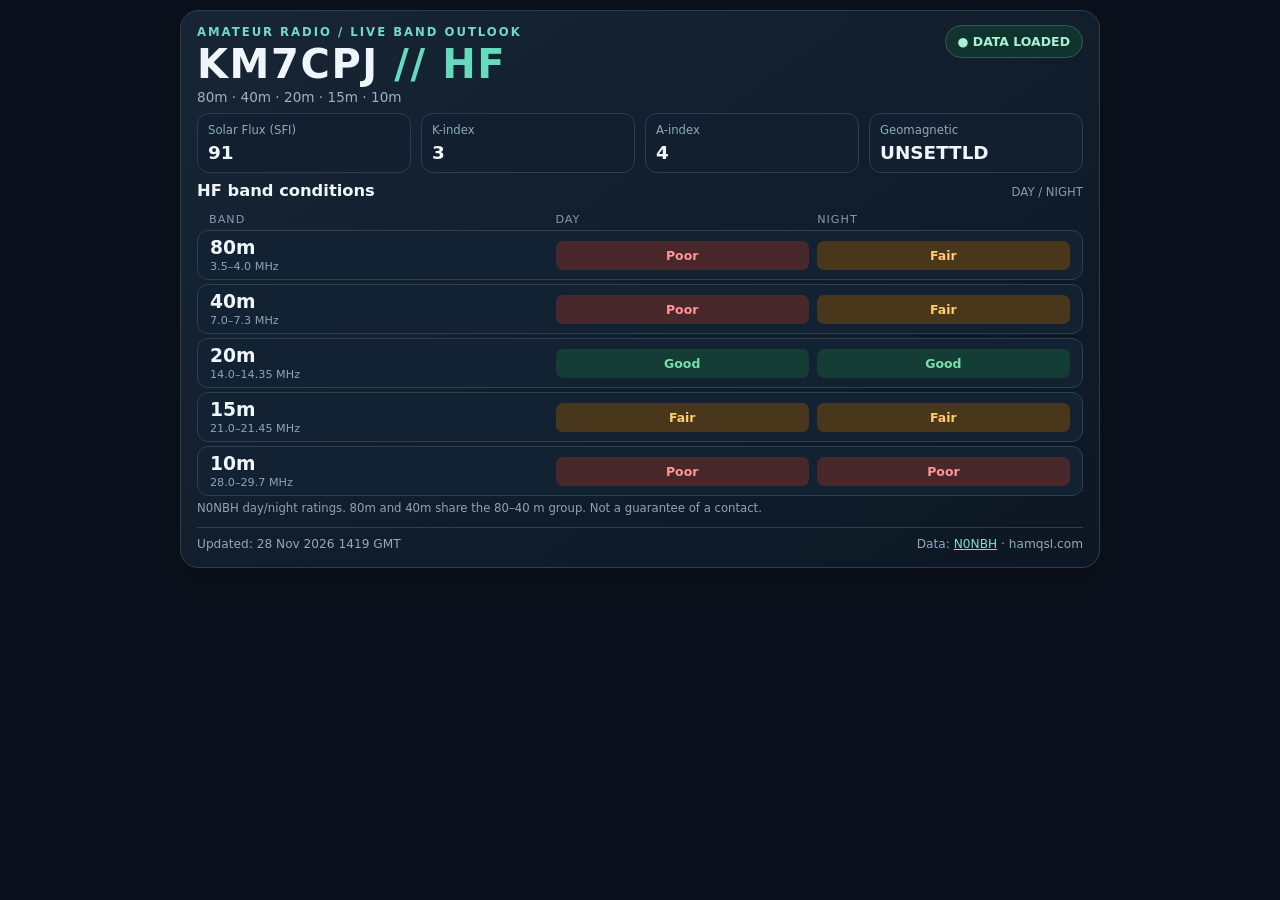
<file: index.html>
<!doctype html>
<html lang="en">
<head>
<meta charset="utf-8">
<meta name="viewport" content="width=device-width, initial-scale=1">
<title>KM7CPJ | HF Propagation</title>
<style>
:root { color-scheme: dark; font-family: system-ui, -apple-system, Segoe UI, Roboto, sans-serif; background: #0b111c; color: #eef5fb; }
* { box-sizing: border-box; }
body { margin: 0; padding: 10px; background: #0b111c; }
.dashboard { max-width: 920px; margin: auto; border: 1px solid #293e51; border-radius: 18px; background: linear-gradient(145deg, #172535, #0d1724); padding: 14px 16px; box-shadow: 0 12px 35px #0004; }
.head { display: flex; justify-content: space-between; gap: 16px; align-items: flex-start; flex-wrap: wrap; }
.eyebrow { font-size: .73rem; letter-spacing: .17em; color: #75d8c4; font-weight: 750; }
.callsign { font-size: clamp(1.65rem, 5vw, 2.5rem); font-weight: 850; letter-spacing: .04em; margin: 2px 0; }
.sub { color: #9cb0c2; font-size: .85rem; }
.pill { border-radius: 50px; border: 1px solid #325c55; background: #11332e; color: #a9efd2; padding: 8px 12px; font-size: .78rem; font-weight: 700; }
.pill.estimate, .pill.stale { border-color: #6a5428; background: #3a2c12; color: #ffcc74; }
.pill.err { border-color: #6a3030; background: #3a1c22; color: #ffb3a6; }
.metrics { display: grid; grid-template-columns: repeat(4, minmax(0, 1fr)); gap: 10px; margin: 8px 0; }
.metric { border: 1px solid #293f50; border-radius: 12px; background: #111f2e; padding: 9px 10px; }
.metric small { color: #91a9bc; font-size: .73rem; display: block; margin-bottom: 5px; }
.metric strong { font-size: 1.15rem; font-variant-numeric: tabular-nums; }
.section { display: flex; justify-content: space-between; gap: 12px; align-items: baseline; flex-wrap: wrap; margin: 0 0 9px; }
.section h2 { font-size: 1.02rem; margin: 0; }
.section span { color: #849cae; font-size: .73rem; }
.bandhead, .band { display: grid; grid-template-columns: 1.2fr .9fr .9fr; gap: 8px; align-items: center; }
.bandhead { font-size: .7rem; color: #839bad; text-transform: uppercase; letter-spacing: .09em; padding: 4px 12px; }
.band { background: #122233; border: 1px solid #2b4052; border-radius: 11px; margin-bottom: 4px; padding: 6px 12px; }
.bandname { font-weight: 800; font-size: 1.17rem; }
.freq { font-size: .7rem; color: #8ea4b6; display: block; margin-top: 2px; }
.condition { display: inline-block; padding: 7px 9px; min-width: 73px; text-align: center; border-radius: 7px; font-size: .78rem; font-weight: 800; }
.good, .excellent { background: #143d35; color: #76e0ac; }
.fair, .marginal { background: #49371b; color: #ffcc74; }
.poor, .closed { background: #48282b; color: #ff9595; }
.unknown { background: #293746; color: #b9c5cd; }
.foot { display: flex; justify-content: space-between; gap: 12px; flex-wrap: wrap; border-top: 1px solid #2b4052; margin-top: 8px; padding-top: 8px; color: #91a9bc; font-size: .76rem; line-height: 1.45; }
.foot a { color: #80ddcd; }
.note { margin-top: 5px; color: #8ea4b6; font-size: .73rem; }
@media (max-width: 460px) {
  body { padding: 6px; }
  .dashboard { padding: 12px; border-radius: 12px; }
  .metrics { gap: 6px; }
  .metric { padding: 8px 6px; }
  .metric strong { font-size: .92rem; }
  .metric small { font-size: .6rem; }
  .band { padding: 8px; }
  .condition { min-width: 0; width: 100%; padding: 7px 4px; }
  .bandname { font-size: 1rem; }
}
</style>
</head>
<body>
<main class="dashboard">
<header class="head">
<div>
<div class="eyebrow">AMATEUR RADIO / LIVE BAND OUTLOOK</div>
<h1 class="callsign">KM7CPJ <span style="color:#67d9bc">// HF</span></h1>
<div class="sub">80m · 40m · 20m · 15m · 10m</div>
</div>
<div class="pill" role="status">● DATA LOADED</div>
</header>
<section class="metrics" aria-label="Solar conditions">
<div class="metric"><small>Solar Flux (SFI)</small><strong>91</strong></div>
<div class="metric"><small>K-index</small><strong>3</strong></div>
<div class="metric"><small>A-index</small><strong>4</strong></div>
<div class="metric"><small>Geomagnetic</small><strong>UNSETTLD</strong></div>
</section>
<div class="section"><h2>HF band conditions</h2><span>DAY / NIGHT</span></div>
<div class="bandhead"><span>Band</span><span>Day</span><span>Night</span></div>
<div><div class="band"><div><div class="bandname">80m</div><span class="freq">3.5–4.0 MHz</span></div><span class="condition poor">Poor</span><span class="condition fair">Fair</span></div><div class="band"><div><div class="bandname">40m</div><span class="freq">7.0–7.3 MHz</span></div><span class="condition poor">Poor</span><span class="condition fair">Fair</span></div><div class="band"><div><div class="bandname">20m</div><span class="freq">14.0–14.35 MHz</span></div><span class="condition good">Good</span><span class="condition good">Good</span></div><div class="band"><div><div class="bandname">15m</div><span class="freq">21.0–21.45 MHz</span></div><span class="condition fair">Fair</span><span class="condition fair">Fair</span></div><div class="band"><div><div class="bandname">10m</div><span class="freq">28.0–29.7 MHz</span></div><span class="condition poor">Poor</span><span class="condition poor">Poor</span></div></div>
<p class="note">N0NBH day/night ratings. 80m and 40m share the 80–40 m group. Not a guarantee of a contact.</p>
<footer class="foot"><span>Updated: 28 Nov 2026 1419 GMT</span><span>Data: <a href="https://www.hamqsl.com/solar.html" target="_blank" rel="noopener noreferrer">N0NBH</a> · hamqsl.com</span></footer>
</main>
</body>
</html>
</file>
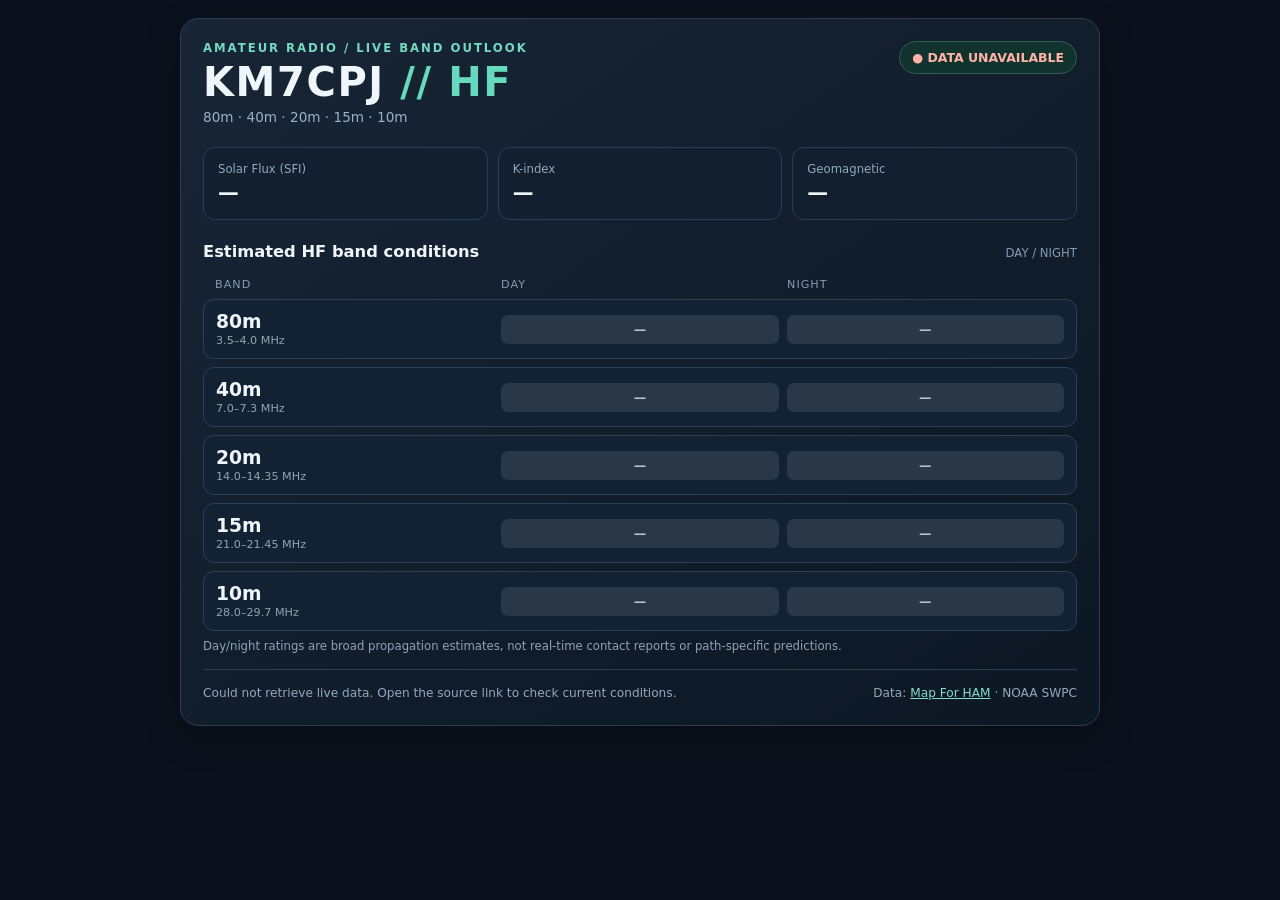
<file: dashboard-index.html>
<!doctype html>
<html lang="en">
<head>
<meta charset="utf-8"><meta name="viewport" content="width=device-width, initial-scale=1">
<title>KM7CPJ | HF Propagation</title>
<style>
:root{color-scheme:dark;font-family:system-ui,-apple-system,Segoe UI,Roboto,sans-serif;background:#0b111c;color:#eef5fb}
*{box-sizing:border-box}body{margin:0;padding:18px;background:#0b111c}.dashboard{max-width:920px;margin:auto;border:1px solid #293e51;border-radius:18px;background:linear-gradient(145deg,#172535,#0d1724);padding:22px;box-shadow:0 12px 35px #0004}
.head{display:flex;justify-content:space-between;gap:16px;align-items:flex-start;flex-wrap:wrap}.eyebrow{font-size:.73rem;letter-spacing:.17em;color:#75d8c4;font-weight:750}.callsign{font-size:clamp(1.65rem,5vw,2.5rem);font-weight:850;letter-spacing:.04em;margin:4px 0}.sub{color:#9cb0c2;font-size:.85rem}.pill{border-radius:50px;border:1px solid #325c55;background:#11332e;color:#a9efd2;padding:8px 12px;font-size:.78rem;font-weight:700}.metrics{display:grid;grid-template-columns:repeat(3,minmax(0,1fr));gap:10px;margin:22px 0}.metric{border:1px solid #293f50;border-radius:12px;background:#111f2e;padding:14px}.metric small{color:#91a9bc;font-size:.73rem;display:block;margin-bottom:5px}.metric strong{font-size:1.3rem;font-variant-numeric:tabular-nums}.section{display:flex;justify-content:space-between;gap:12px;align-items:baseline;flex-wrap:wrap;margin:0 0 9px}.section h2{font-size:1.02rem;margin:0}.section span{color:#849cae;font-size:.73rem}.bandhead,.band{display:grid;grid-template-columns:1fr 1fr 1fr;gap:8px;align-items:center}.bandhead{font-size:.7rem;color:#839bad;text-transform:uppercase;letter-spacing:.09em;padding:8px 12px}.band{background:#122233;border:1px solid #2b4052;border-radius:11px;margin-bottom:8px;padding:11px 12px}.bandname{font-weight:800;font-size:1.17rem}.freq{font-size:.7rem;color:#8ea4b6;display:block;margin-top:2px}.condition{display:inline-block;padding:7px 9px;min-width:73px;text-align:center;border-radius:7px;font-size:.78rem;font-weight:800}.good,.excellent{background:#143d35;color:#76e0ac}.fair,.marginal{background:#49371b;color:#ffcc74}.poor,.closed{background:#48282b;color:#ff9595}.unknown{background:#293746;color:#b9c5cd}.foot{display:flex;justify-content:space-between;gap:12px;flex-wrap:wrap;border-top:1px solid #2b4052;margin-top:16px;padding-top:14px;color:#91a9bc;font-size:.76rem;line-height:1.55}.foot a{color:#80ddcd}.err{color:#ffb3a6}.note{margin-top:5px;color:#8ea4b6;font-size:.73rem}@media(max-width:460px){body{padding:6px}.dashboard{padding:14px;border-radius:12px}.metrics{gap:6px}.metric{padding:10px 8px}.metric strong{font-size:1.02rem}.metric small{font-size:.64rem}.band{padding:10px 8px}.condition{min-width:0;width:100%;padding:7px 4px}.bandname{font-size:1rem}}
</style>
</head>
<body><main class="dashboard">
<header class="head"><div><div class="eyebrow">AMATEUR RADIO / LIVE BAND OUTLOOK</div><h1 class="callsign">KM7CPJ <span style="color:#67d9bc">// HF</span></h1><div class="sub">80m · 40m · 20m · 15m · 10m</div></div><div class="pill" id="status" role="status">● LOADING</div></header>
<section class="metrics" aria-label="Solar conditions"><div class="metric"><small>Solar Flux (SFI)</small><strong id="sfi">—</strong></div><div class="metric"><small>K-index</small><strong id="k">—</strong></div><div class="metric"><small>Geomagnetic</small><strong id="geo">—</strong></div></section>
<div class="section"><h2>Estimated HF band conditions</h2><span>DAY / NIGHT</span></div><div class="bandhead"><span>BAND</span><span>DAY</span><span>NIGHT</span></div>
<div id="bands" aria-live="polite"></div><p class="note">Day/night ratings are broad propagation estimates, not real-time contact reports or path-specific predictions.</p>
<footer class="foot"><span id="updated">Checking source...</span><span>Data: <a href="https://www.mapforham.com/hf-propagation/" target="_blank" rel="noopener noreferrer">Map For HAM</a> · NOAA SWPC</span></footer>
</main>
<script>
const requested=[80,40,20,15,10], MHz={80:'3.5–4.0 MHz',40:'7.0–7.3 MHz',20:'14.0–14.35 MHz',15:'21.0–21.45 MHz',10:'28.0–29.7 MHz'};
const root=document.getElementById('bands');
function safeText(v){return typeof v==='string'?v:'—'}
function tag(value){const v=safeText(value),cls=['excellent','good','fair','marginal','poor','closed'].includes(v.toLowerCase())?v.toLowerCase():'unknown';const el=document.createElement('span');el.className='condition '+cls;el.textContent=v;return el}
function render(items){root.replaceChildren();for(const m of requested){const data=items.find(x=>Number(x.band_m)===m)||{};const row=document.createElement('div');row.className='band';const name=document.createElement('div');const b=document.createElement('div');b.className='bandname';b.textContent=m+'m';const f=document.createElement('span');f.className='freq';f.textContent=MHz[m];name.append(b,f);row.append(name,tag(data.day),tag(data.night));root.append(row)}}
render([]);
async function refresh(){const ctrl=new AbortController();const timeout=setTimeout(()=>ctrl.abort(),12000);try{
const res=await fetch('https://www.mapforham.com/hf-propagation/data/solar.json',{cache:'no-store',signal:ctrl.signal});if(!res.ok)throw Error('HTTP '+res.status);const data=await res.json();if(!Array.isArray(data.bands_detail))throw Error('Band details unavailable');render(data.bands_detail);
document.getElementById('sfi').textContent=data.solar_flux??'—';document.getElementById('k').textContent=data.k_index??data.kp??'—';document.getElementById('geo').textContent=safeText(data.geomagnetic_field);document.getElementById('status').textContent='● DATA LOADED';
const t=Date.parse(data.updated);document.getElementById('updated').textContent=Number.isNaN(t)?'Data timestamp unavailable':'Source updated: '+new Date(t).toLocaleString();
}catch(e){document.getElementById('status').textContent='● DATA UNAVAILABLE';document.getElementById('status').classList.add('err');document.getElementById('updated').textContent='Could not retrieve live data. Open the source link to check current conditions.';console.error(e)}finally{clearTimeout(timeout)}}
refresh();setInterval(refresh,300000);
</script></body></html>
</file>
